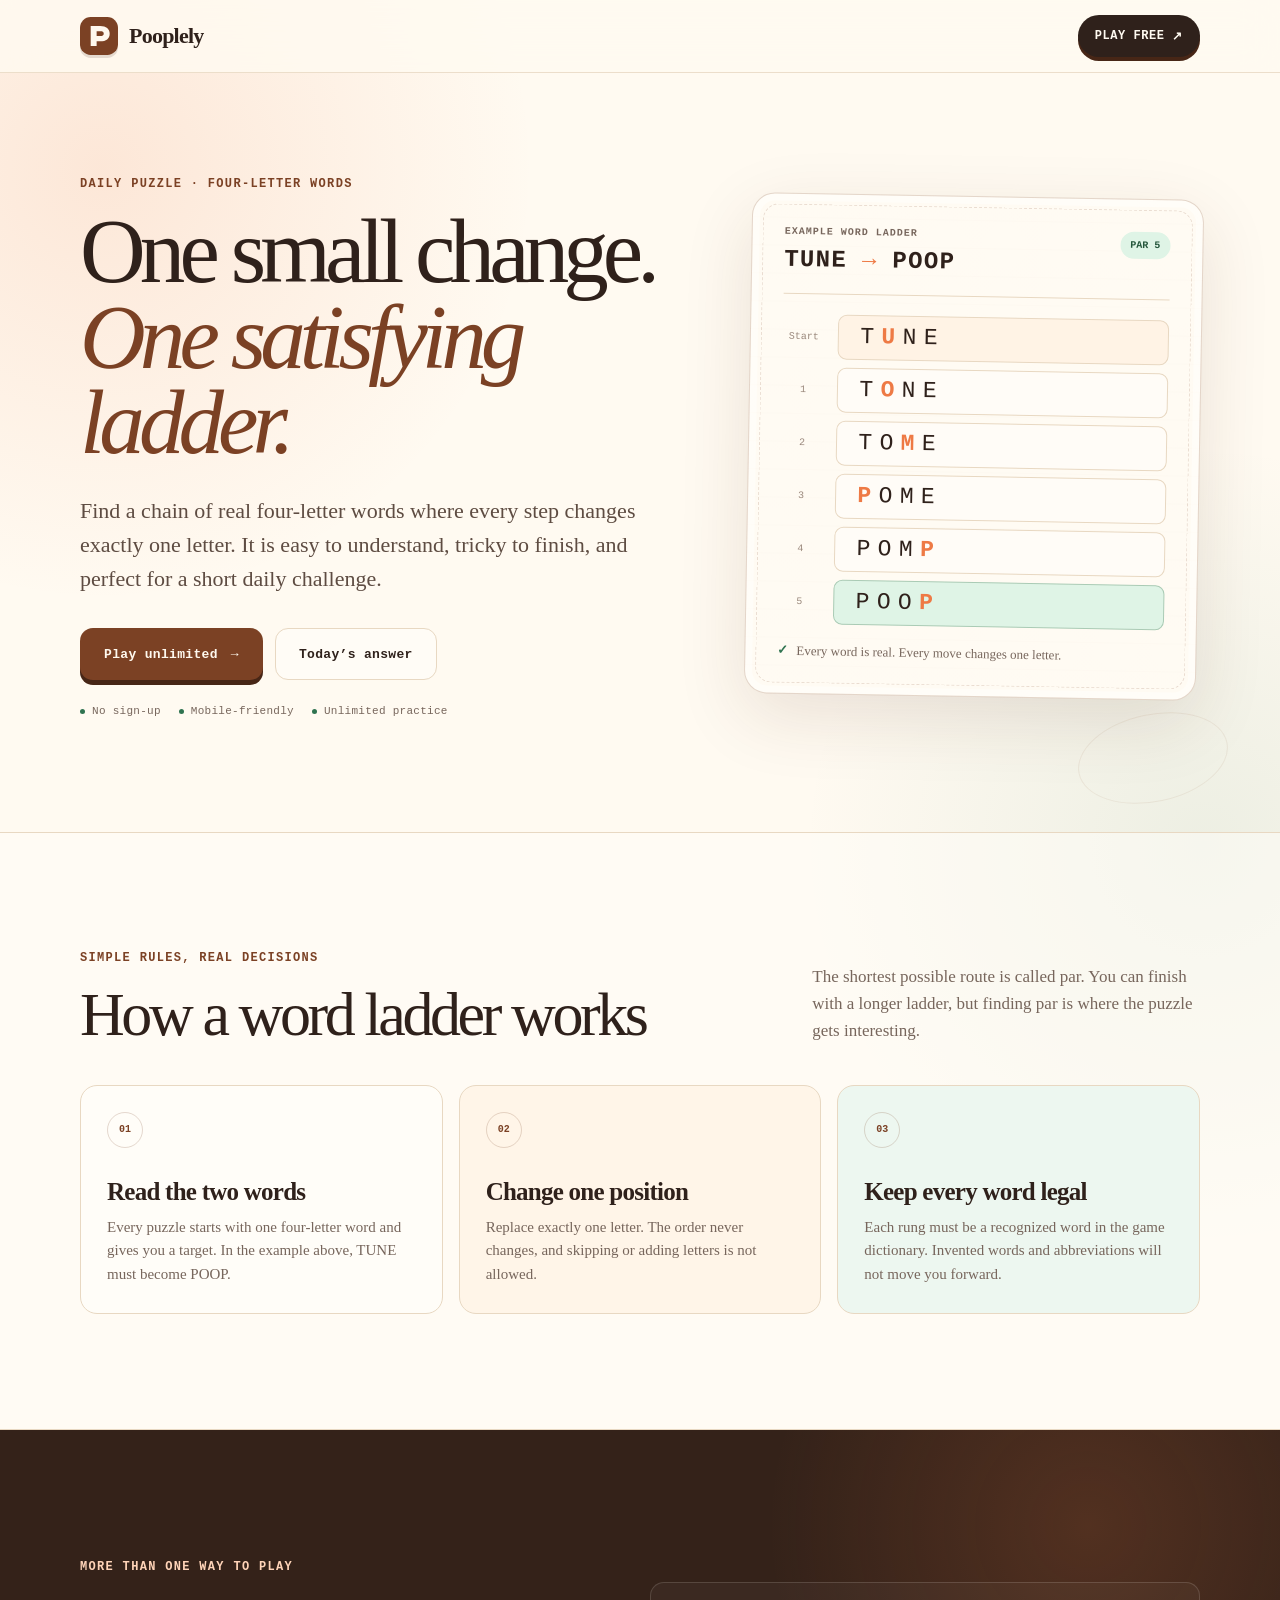
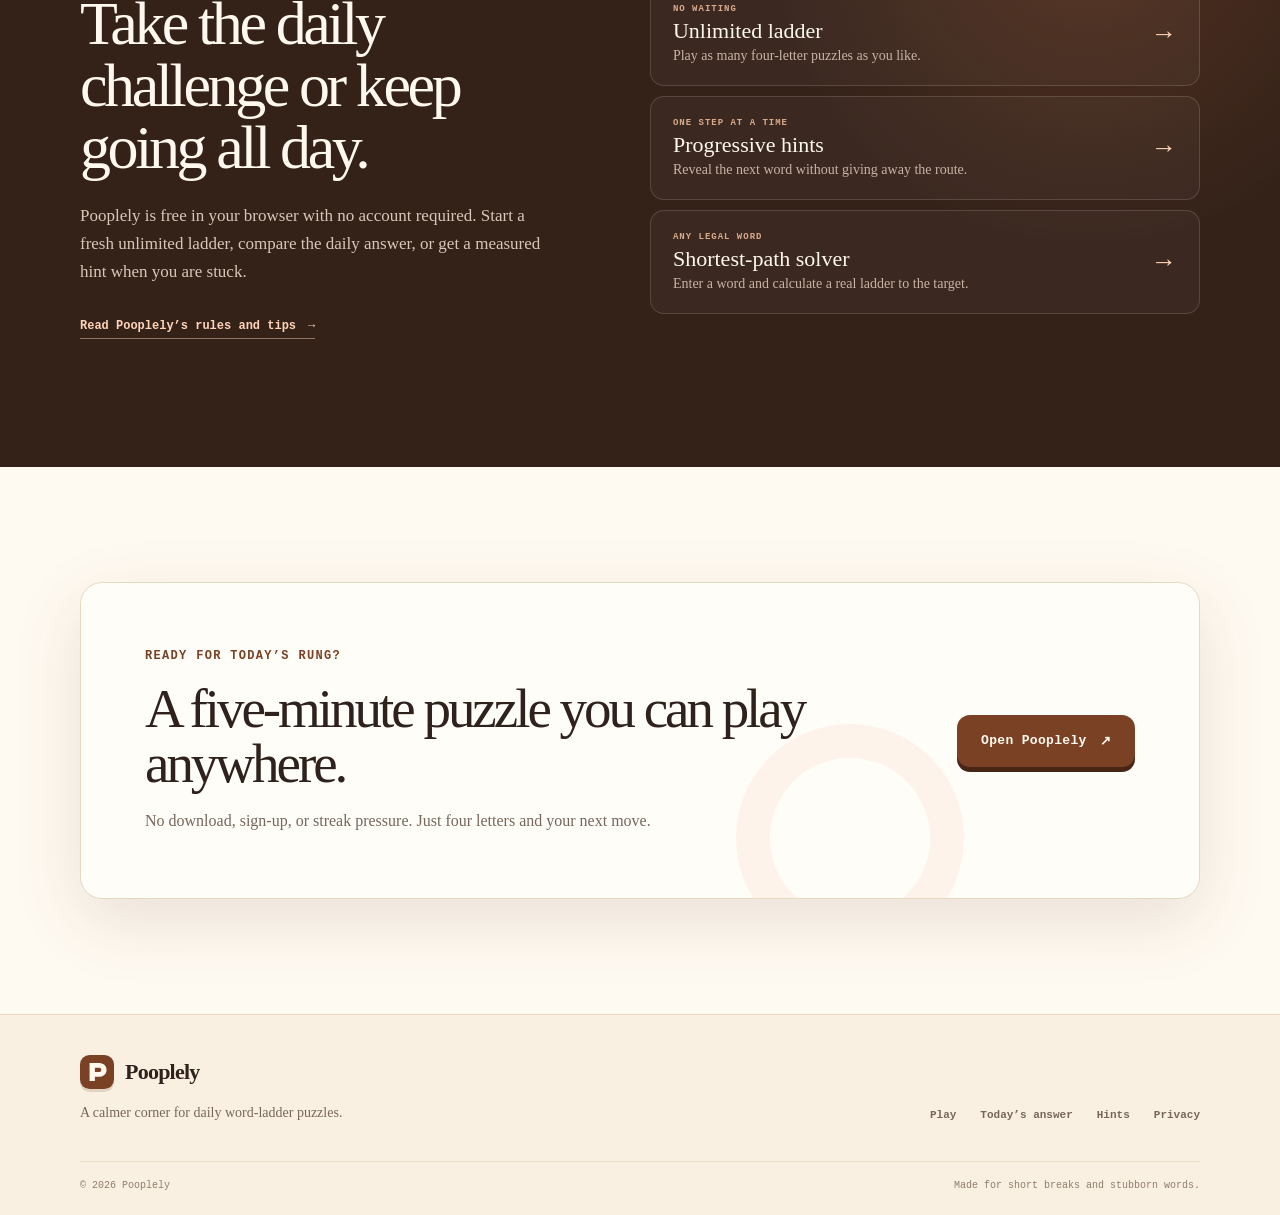
<file: index.html>
<!doctype html>
<html lang="en">
  <head>
    <meta charset="utf-8" />
    <meta name="viewport" content="width=device-width, initial-scale=1" />
    <title>Daily Word Ladder - Play Pooplely Free</title>
    <meta
      name="description"
      content="Play a daily four-letter word ladder online. Change one letter at a time, reach the target word, and try Pooplely unlimited, answer, hint, and solver pages for free."
    />
    <meta
      name="keywords"
      content="daily word ladder, word ladder game, four letter word ladder, pooplely, word ladder puzzle, free word game"
    />
    <meta name="robots" content="index, follow" />
    <meta name="theme-color" content="#fffaf1" />
    <link rel="canonical" href="https://arthury1n.github.io/daily-word-ladder/" />
    <link rel="icon" href="./assets/pooplely-mark.svg" type="image/svg+xml" />
    <link rel="stylesheet" href="./styles.css" />

    <meta property="og:type" content="website" />
    <meta property="og:site_name" content="Pooplely" />
    <meta property="og:title" content="Daily Word Ladder - Play Pooplely Free" />
    <meta
      property="og:description"
      content="Turn one four-letter word into another, one letter at a time. Play an unlimited ladder or take on the daily word puzzle."
    />
    <meta
      property="og:url"
      content="https://arthury1n.github.io/daily-word-ladder/"
    />
    <meta
      property="og:image"
      content="https://arthury1n.github.io/daily-word-ladder/assets/social-card.png"
    />
    <meta property="og:image:width" content="1200" />
    <meta property="og:image:height" content="630" />
    <meta name="twitter:card" content="summary_large_image" />
    <meta name="twitter:title" content="Daily Word Ladder - Play Pooplely Free" />
    <meta
      name="twitter:description"
      content="A four-letter word ladder with a new daily puzzle, unlimited practice, hints, and a real shortest-path solver."
    />
    <meta
      name="twitter:image"
      content="https://arthury1n.github.io/daily-word-ladder/assets/social-card.png"
    />

    <script type="application/ld+json">
      {
        "@context": "https://schema.org",
        "@type": "WebPage",
        "name": "Daily Word Ladder - Play Pooplely Free",
        "url": "https://arthury1n.github.io/daily-word-ladder/",
        "description": "An introduction to Pooplely, a free four-letter word ladder game with daily and unlimited puzzles.",
        "mainEntity": {
          "@type": "VideoGame",
          "name": "Pooplely",
          "url": "https://pooplely.com/",
          "applicationCategory": "PuzzleGame",
          "operatingSystem": "Web browser",
          "inLanguage": "en",
          "offers": {
            "@type": "Offer",
            "price": "0",
            "priceCurrency": "USD"
          }
        }
      }
    </script>
  </head>

  <body>
    <a class="skip-link" href="#main-content">Skip to content</a>

    <header class="site-header">
      <div class="shell header-inner">
        <a class="brand" href="./" aria-label="Pooplely home">
          <img src="./assets/pooplely-mark.svg" alt="" width="38" height="38" />
          <span>Pooplely</span>
        </a>
        <a
          class="header-play"
          href="https://pooplely.com/?utm_source=github-pages&amp;utm_medium=referral&amp;utm_campaign=daily-word-ladder"
        >
          Play free
          <span aria-hidden="true">↗</span>
        </a>
      </div>
    </header>

    <main id="main-content">
      <section class="hero" aria-labelledby="hero-title">
        <div class="shell hero-grid">
          <div class="hero-copy">
            <p class="eyebrow">Daily puzzle · Four-letter words</p>
            <h1 id="hero-title">
              One small change.<br />
              <em>One satisfying ladder.</em>
            </h1>
            <p class="lede">
              Find a chain of real four-letter words where every step changes
              exactly one letter. It is easy to understand, tricky to finish,
              and perfect for a short daily challenge.
            </p>

            <div class="hero-actions">
              <a
                class="button button-primary"
                href="https://pooplely.com/?utm_source=github-pages&amp;utm_medium=referral&amp;utm_campaign=daily-word-ladder"
              >
                Play unlimited
                <span aria-hidden="true">→</span>
              </a>
              <a
                class="button button-secondary"
                href="https://pooplely.com/poople-answer?utm_source=github-pages&amp;utm_medium=referral&amp;utm_campaign=daily-word-ladder"
              >
                Today’s answer
              </a>
            </div>

            <ul class="quick-facts" aria-label="Game highlights">
              <li>No sign-up</li>
              <li>Mobile-friendly</li>
              <li>Unlimited practice</li>
            </ul>
          </div>

          <div class="ladder-card" aria-label="Example six-step word ladder from TUNE to POOP">
            <div class="game-topline">
              <div>
                <p class="game-label">Example word ladder</p>
                <p class="game-goal">
                  <span>TUNE</span>
                  <i aria-hidden="true">→</i>
                  <span>POOP</span>
                </p>
              </div>
              <span class="par-badge">Par 5</span>
            </div>

            <ol class="ladder">
              <li class="start">
                <span class="step-number">Start</span>
                <span class="word">T<strong>U</strong>NE</span>
              </li>
              <li>
                <span class="step-number">1</span>
                <span class="word">T<strong>O</strong>NE</span>
              </li>
              <li>
                <span class="step-number">2</span>
                <span class="word">TO<strong>M</strong>E</span>
              </li>
              <li>
                <span class="step-number">3</span>
                <span class="word"><strong>P</strong>OME</span>
              </li>
              <li>
                <span class="step-number">4</span>
                <span class="word">POM<strong>P</strong></span>
              </li>
              <li class="finish">
                <span class="step-number">5</span>
                <span class="word">POO<strong>P</strong></span>
              </li>
            </ol>

            <p class="game-note">
              <span aria-hidden="true">✓</span>
              Every word is real. Every move changes one letter.
            </p>
          </div>
        </div>
      </section>

      <section class="how-section" aria-labelledby="how-title">
        <div class="shell">
          <div class="section-heading">
            <div>
              <p class="eyebrow">Simple rules, real decisions</p>
              <h2 id="how-title">How a word ladder works</h2>
            </div>
            <p>
              The shortest possible route is called par. You can finish with a
              longer ladder, but finding par is where the puzzle gets
              interesting.
            </p>
          </div>

          <div class="rule-grid">
            <article class="rule-card">
              <span class="rule-number">01</span>
              <h3>Read the two words</h3>
              <p>
                Every puzzle starts with one four-letter word and gives you a
                target. In the example above, TUNE must become POOP.
              </p>
            </article>
            <article class="rule-card">
              <span class="rule-number">02</span>
              <h3>Change one position</h3>
              <p>
                Replace exactly one letter. The order never changes, and
                skipping or adding letters is not allowed.
              </p>
            </article>
            <article class="rule-card">
              <span class="rule-number">03</span>
              <h3>Keep every word legal</h3>
              <p>
                Each rung must be a recognized word in the game dictionary.
                Invented words and abbreviations will not move you forward.
              </p>
            </article>
          </div>
        </div>
      </section>

      <section class="ways-section" aria-labelledby="ways-title">
        <div class="shell ways-grid">
          <div class="ways-copy">
            <p class="eyebrow eyebrow-light">More than one way to play</p>
            <h2 id="ways-title">Take the daily challenge or keep going all day.</h2>
            <p>
              Pooplely is free in your browser with no account required. Start
              a fresh unlimited ladder, compare the daily answer, or get a
              measured hint when you are stuck.
            </p>
            <a
              class="text-link"
              href="https://pooplely.com/poople-game?utm_source=github-pages&amp;utm_medium=referral&amp;utm_campaign=daily-word-ladder"
            >
              Read Pooplely’s rules and tips
              <span aria-hidden="true">→</span>
            </a>
          </div>

          <nav class="way-links" aria-label="Pooplely game modes and tools">
            <a
              href="https://pooplely.com/?utm_source=github-pages&amp;utm_medium=referral&amp;utm_campaign=daily-word-ladder"
            >
              <span class="link-kicker">No waiting</span>
              <strong>Unlimited ladder</strong>
              <span>Play as many four-letter puzzles as you like.</span>
              <i aria-hidden="true">→</i>
            </a>
            <a
              href="https://pooplely.com/poople-hint?utm_source=github-pages&amp;utm_medium=referral&amp;utm_campaign=daily-word-ladder"
            >
              <span class="link-kicker">One step at a time</span>
              <strong>Progressive hints</strong>
              <span>Reveal the next word without giving away the route.</span>
              <i aria-hidden="true">→</i>
            </a>
            <a
              href="https://pooplely.com/poople-solver?utm_source=github-pages&amp;utm_medium=referral&amp;utm_campaign=daily-word-ladder"
            >
              <span class="link-kicker">Any legal word</span>
              <strong>Shortest-path solver</strong>
              <span>Enter a word and calculate a real ladder to the target.</span>
              <i aria-hidden="true">→</i>
            </a>
          </nav>
        </div>
      </section>

      <section class="closing-section" aria-labelledby="closing-title">
        <div class="shell closing-card">
          <div>
            <p class="eyebrow">Ready for today’s rung?</p>
            <h2 id="closing-title">A five-minute puzzle you can play anywhere.</h2>
            <p>
              No download, sign-up, or streak pressure. Just four letters and
              your next move.
            </p>
          </div>
          <a
            class="button button-primary"
            href="https://pooplely.com/?utm_source=github-pages&amp;utm_medium=referral&amp;utm_campaign=daily-word-ladder"
          >
            Open Pooplely
            <span aria-hidden="true">↗</span>
          </a>
        </div>
      </section>
    </main>

    <footer class="site-footer">
      <div class="shell footer-inner">
        <div class="footer-brand">
          <a class="brand brand-footer" href="./">
            <img src="./assets/pooplely-mark.svg" alt="" width="34" height="34" />
            <span>Pooplely</span>
          </a>
          <p>A calmer corner for daily word-ladder puzzles.</p>
        </div>
        <div class="footer-links">
          <a href="https://pooplely.com/">Play</a>
          <a href="https://pooplely.com/poople-answer">Today’s answer</a>
          <a href="https://pooplely.com/poople-hint">Hints</a>
          <a href="https://pooplely.com/privacy">Privacy</a>
        </div>
      </div>
      <div class="shell footer-bottom">
        <span>© <span id="year">2026</span> Pooplely</span>
        <span>Made for short breaks and stubborn words.</span>
      </div>
    </footer>

    <script>
      document.getElementById("year").textContent = new Date().getFullYear();
    </script>
    <script
      defer
      src="https://www.pvuv.ai/f.js"
      data-site="Cijra8cK"
      data-api="https://in.pvuv.ai"
    ></script>
  </body>
</html>
</file>
<file: styles.css>
:root {
  --ink: #2f211b;
  --muted: #77665c;
  --paper: #fffaf1;
  --paper-deep: #f6e9d5;
  --card: #fffdf8;
  --line: #e8d8c2;
  --brown: #7b4124;
  --brown-dark: #472616;
  --orange: #ee7a45;
  --orange-soft: #ffe1c8;
  --green: #2f7350;
  --green-soft: #dff4e6;
  --shadow: 0 22px 70px rgba(79, 45, 24, 0.12);
  --font-serif: "Iowan Old Style", "Palatino Linotype", "Book Antiqua",
    Georgia, serif;
  --font-mono: "American Typewriter", "Courier Prime", "Courier New",
    Courier, monospace;
  --gutter: clamp(20px, 4vw, 34px);
}

* {
  box-sizing: border-box;
}

html {
  scroll-behavior: smooth;
}

body {
  min-width: 320px;
  margin: 0;
  overflow-x: hidden;
  background:
    radial-gradient(circle at 8% 6%, rgba(238, 122, 69, 0.15), transparent 27rem),
    radial-gradient(circle at 94% 30%, rgba(78, 139, 103, 0.1), transparent 25rem),
    var(--paper);
  color: var(--ink);
  font-family: var(--font-serif);
  -webkit-font-smoothing: antialiased;
}

::selection {
  background: var(--orange-soft);
}

a {
  color: inherit;
  text-decoration: none;
}

img {
  display: block;
  max-width: 100%;
}

.shell {
  width: min(1120px, calc(100% - (2 * var(--gutter))));
  margin-inline: auto;
}

.skip-link {
  position: fixed;
  top: 12px;
  left: 12px;
  z-index: 100;
  padding: 10px 14px;
  border-radius: 8px;
  background: var(--ink);
  color: var(--paper);
  font-family: var(--font-mono);
  font-size: 13px;
  transform: translateY(-160%);
}

.skip-link:focus {
  transform: translateY(0);
}

.site-header {
  position: relative;
  z-index: 10;
  border-bottom: 1px solid rgba(232, 216, 194, 0.8);
  background: rgba(255, 250, 241, 0.82);
  backdrop-filter: blur(18px);
}

.header-inner {
  display: flex;
  align-items: center;
  justify-content: space-between;
  min-height: 72px;
}

.brand {
  display: inline-flex;
  align-items: center;
  gap: 11px;
  font-size: 22px;
  font-weight: 700;
  letter-spacing: -0.035em;
}

.brand img {
  width: 38px;
  height: 38px;
  filter: drop-shadow(0 3px 0 rgba(71, 38, 22, 0.14));
}

.header-play {
  display: inline-flex;
  align-items: center;
  gap: 8px;
  min-height: 42px;
  padding: 0 17px;
  border-radius: 999px;
  background: var(--ink);
  color: var(--paper);
  font-family: var(--font-mono);
  font-size: 12px;
  font-weight: 700;
  letter-spacing: 0.045em;
  text-transform: uppercase;
  box-shadow: 0 4px 0 var(--brown-dark);
  transition: transform 160ms ease, box-shadow 160ms ease;
}

.header-play:hover {
  transform: translateY(-2px);
  box-shadow: 0 6px 0 var(--brown-dark);
}

.hero {
  position: relative;
  padding-block: clamp(56px, 8vw, 105px) clamp(68px, 9vw, 118px);
}

.hero::after {
  position: absolute;
  right: 4%;
  bottom: 4%;
  width: 150px;
  height: 86px;
  border: 1px solid rgba(123, 65, 36, 0.08);
  border-radius: 50%;
  content: "";
  transform: rotate(-12deg);
  pointer-events: none;
}

.hero-grid {
  display: grid;
  grid-template-columns: minmax(0, 1.05fr) minmax(360px, 0.82fr);
  gap: clamp(45px, 7vw, 96px);
  align-items: center;
}

.hero-copy {
  position: relative;
  z-index: 1;
}

.eyebrow {
  margin: 0 0 16px;
  color: var(--brown);
  font-family: var(--font-mono);
  font-size: 12px;
  font-weight: 700;
  letter-spacing: 0.11em;
  line-height: 1.5;
  text-transform: uppercase;
}

.eyebrow-light {
  color: #ffd4b8;
}

.hero h1 {
  max-width: 720px;
  margin: 0;
  font-size: clamp(48px, 7.2vw, 91px);
  font-weight: 500;
  letter-spacing: -0.065em;
  line-height: 0.94;
}

.hero h1 em {
  color: var(--brown);
  font-weight: 500;
}

.lede {
  max-width: 610px;
  margin: 28px 0 0;
  color: #5e4c42;
  font-size: clamp(18px, 2vw, 22px);
  line-height: 1.55;
}

.hero-actions {
  display: flex;
  flex-wrap: wrap;
  gap: 12px;
  margin-top: 32px;
}

.button {
  display: inline-flex;
  min-height: 52px;
  align-items: center;
  justify-content: center;
  gap: 13px;
  padding: 0 23px;
  border: 1px solid transparent;
  border-radius: 13px;
  font-family: var(--font-mono);
  font-size: 13px;
  font-weight: 700;
  letter-spacing: 0.025em;
  transition: transform 160ms ease, background 160ms ease,
    border-color 160ms ease;
}

.button:hover {
  transform: translateY(-2px);
}

.button-primary {
  background: var(--brown);
  color: #fff9ef;
  box-shadow: 0 5px 0 var(--brown-dark);
}

.button-primary:hover {
  background: #69361f;
}

.button-secondary {
  border-color: var(--line);
  background: rgba(255, 253, 248, 0.78);
  color: var(--ink);
}

.button-secondary:hover {
  border-color: #cbb59b;
  background: var(--card);
}

.quick-facts {
  display: flex;
  flex-wrap: wrap;
  gap: 10px 18px;
  margin: 25px 0 0;
  padding: 0;
  color: var(--muted);
  font-family: var(--font-mono);
  font-size: 11px;
  letter-spacing: 0.025em;
  list-style: none;
}

.quick-facts li {
  display: flex;
  align-items: center;
  gap: 7px;
}

.quick-facts li::before {
  width: 5px;
  height: 5px;
  border-radius: 50%;
  background: var(--green);
  content: "";
}

.ladder-card {
  position: relative;
  z-index: 1;
  min-width: 0;
  padding: clamp(22px, 3vw, 32px);
  border: 1px solid rgba(123, 65, 36, 0.2);
  border-radius: 23px;
  background:
    linear-gradient(rgba(255, 250, 241, 0.72), rgba(255, 250, 241, 0.72)),
    repeating-linear-gradient(
      0deg,
      transparent,
      transparent 27px,
      rgba(123, 65, 36, 0.04) 27px,
      rgba(123, 65, 36, 0.04) 28px
    ),
    var(--card);
  box-shadow:
    var(--shadow),
    inset 0 0 0 7px rgba(255, 255, 255, 0.36);
  transform: rotate(1deg);
}

.ladder-card::before {
  position: absolute;
  inset: 10px;
  border: 1px dashed rgba(123, 65, 36, 0.16);
  border-radius: 16px;
  content: "";
  pointer-events: none;
}

.game-topline {
  position: relative;
  display: flex;
  align-items: flex-start;
  justify-content: space-between;
  gap: 18px;
  padding-bottom: 20px;
  border-bottom: 1px solid var(--line);
}

.game-label {
  margin: 0 0 9px;
  color: var(--muted);
  font-family: var(--font-mono);
  font-size: 10px;
  font-weight: 700;
  letter-spacing: 0.1em;
  text-transform: uppercase;
}

.game-goal {
  display: flex;
  align-items: center;
  gap: 10px;
  margin: 0;
  font-family: var(--font-mono);
  font-size: clamp(19px, 2.2vw, 24px);
  font-weight: 700;
  letter-spacing: 0.055em;
}

.game-goal i {
  color: var(--orange);
  font-family: var(--font-serif);
  font-style: normal;
  font-weight: 400;
}

.par-badge {
  flex: 0 0 auto;
  padding: 8px 10px;
  border-radius: 999px;
  background: var(--green-soft);
  color: #24563b;
  font-family: var(--font-mono);
  font-size: 10px;
  font-weight: 700;
  text-transform: uppercase;
}

.ladder {
  position: relative;
  display: grid;
  gap: 8px;
  margin: 20px 0 18px;
  padding: 0;
  list-style: none;
}

.ladder li {
  display: grid;
  grid-template-columns: 42px minmax(0, 1fr);
  gap: 13px;
  align-items: center;
  min-height: 45px;
}

.step-number {
  color: #9a887c;
  font-family: var(--font-mono);
  font-size: 10px;
  text-align: center;
}

.word {
  display: block;
  width: 100%;
  padding: 10px 14px;
  border: 1px solid var(--line);
  border-radius: 9px;
  background: rgba(255, 253, 248, 0.85);
  font-family: var(--font-mono);
  font-size: clamp(18px, 2.3vw, 23px);
  font-weight: 500;
  letter-spacing: 0.32em;
  line-height: 1;
  text-indent: 0.32em;
}

.word strong {
  color: var(--orange);
  font-weight: 800;
}

.ladder .start .word {
  background: #fff3e5;
}

.ladder .finish .word {
  border-color: #aacbb5;
  background: var(--green-soft);
}

.game-note {
  position: relative;
  display: flex;
  gap: 8px;
  align-items: flex-start;
  margin: 0;
  color: var(--muted);
  font-size: 13px;
  line-height: 1.45;
}

.game-note span {
  color: var(--green);
  font-family: var(--font-mono);
  font-weight: 700;
}

.how-section {
  padding-block: clamp(70px, 9vw, 116px);
  border-top: 1px solid var(--line);
  border-bottom: 1px solid var(--line);
  background: rgba(255, 253, 248, 0.54);
}

.section-heading {
  display: grid;
  grid-template-columns: minmax(0, 1fr) minmax(280px, 0.56fr);
  gap: 40px;
  align-items: end;
  margin-bottom: 40px;
}

.section-heading h2,
.ways-copy h2,
.closing-card h2 {
  margin: 0;
  font-size: clamp(38px, 5vw, 62px);
  font-weight: 500;
  letter-spacing: -0.055em;
  line-height: 1;
}

.section-heading > p {
  margin: 0;
  color: var(--muted);
  font-size: 17px;
  line-height: 1.6;
}

.rule-grid {
  display: grid;
  grid-template-columns: repeat(3, minmax(0, 1fr));
  gap: 16px;
}

.rule-card {
  min-height: 218px;
  padding: 26px;
  border: 1px solid var(--line);
  border-radius: 17px;
  background: var(--card);
}

.rule-card:nth-child(2) {
  background: #fff5e8;
}

.rule-card:nth-child(3) {
  background: #edf7f0;
}

.rule-number {
  display: inline-grid;
  width: 36px;
  height: 36px;
  place-items: center;
  border: 1px solid rgba(123, 65, 36, 0.2);
  border-radius: 50%;
  color: var(--brown);
  font-family: var(--font-mono);
  font-size: 10px;
  font-weight: 700;
}

.rule-card h3 {
  margin: 30px 0 10px;
  font-size: 25px;
  font-weight: 600;
  letter-spacing: -0.03em;
}

.rule-card p {
  margin: 0;
  color: var(--muted);
  font-size: 15px;
  line-height: 1.58;
}

.ways-section {
  padding-block: clamp(78px, 10vw, 132px);
  background:
    radial-gradient(circle at 85% 15%, rgba(238, 122, 69, 0.16), transparent 20rem),
    #342219;
  color: #fff8ee;
}

.ways-grid {
  display: grid;
  grid-template-columns: minmax(0, 0.85fr) minmax(380px, 1fr);
  gap: clamp(50px, 8vw, 110px);
  align-items: center;
}

.ways-copy h2 {
  max-width: 600px;
}

.ways-copy > p:not(.eyebrow) {
  max-width: 550px;
  margin: 24px 0 0;
  color: #d8c7b9;
  font-size: 17px;
  line-height: 1.65;
}

.text-link {
  display: inline-flex;
  align-items: center;
  gap: 12px;
  margin-top: 28px;
  border-bottom: 1px solid rgba(255, 212, 184, 0.45);
  color: #ffd4b8;
  font-family: var(--font-mono);
  font-size: 12px;
  font-weight: 700;
  line-height: 2;
}

.way-links {
  display: grid;
  gap: 10px;
}

.way-links a {
  position: relative;
  display: grid;
  grid-template-columns: 1fr auto;
  gap: 4px 24px;
  padding: 21px 22px;
  border: 1px solid rgba(255, 248, 238, 0.14);
  border-radius: 14px;
  background: rgba(255, 255, 255, 0.035);
  transition: background 160ms ease, border-color 160ms ease,
    transform 160ms ease;
}

.way-links a:hover {
  border-color: rgba(255, 212, 184, 0.38);
  background: rgba(255, 255, 255, 0.07);
  transform: translateX(4px);
}

.link-kicker {
  color: #d8aa8c;
  font-family: var(--font-mono);
  font-size: 9px;
  font-weight: 700;
  letter-spacing: 0.11em;
  text-transform: uppercase;
}

.way-links strong {
  grid-column: 1;
  font-size: 22px;
  font-weight: 500;
}

.way-links a > span:last-of-type {
  grid-column: 1;
  color: #c7b4a5;
  font-size: 14px;
}

.way-links i {
  grid-column: 2;
  grid-row: 1 / 4;
  align-self: center;
  color: #ffd4b8;
  font-family: var(--font-serif);
  font-size: 26px;
  font-style: normal;
}

.closing-section {
  padding-block: clamp(66px, 9vw, 116px);
}

.closing-card {
  position: relative;
  display: flex;
  align-items: center;
  justify-content: space-between;
  gap: 40px;
  overflow: hidden;
  padding: clamp(34px, 5vw, 64px);
  border: 1px solid var(--line);
  border-radius: 22px;
  background: var(--card);
  box-shadow: var(--shadow);
}

.closing-card::after {
  position: absolute;
  right: 21%;
  bottom: -54px;
  width: 160px;
  height: 160px;
  border: 34px solid rgba(238, 122, 69, 0.08);
  border-radius: 50%;
  content: "";
  pointer-events: none;
}

.closing-card h2 {
  max-width: 680px;
  font-size: clamp(35px, 4.6vw, 55px);
}

.closing-card p:not(.eyebrow) {
  max-width: 600px;
  margin: 17px 0 0;
  color: var(--muted);
  font-size: 16px;
  line-height: 1.6;
}

.closing-card .button {
  position: relative;
  z-index: 1;
  flex: 0 0 auto;
}

.site-footer {
  border-top: 1px solid var(--line);
  background: rgba(246, 233, 213, 0.55);
}

.footer-inner {
  display: flex;
  align-items: flex-end;
  justify-content: space-between;
  gap: 40px;
  padding-block: 40px;
}

.brand-footer img {
  width: 34px;
  height: 34px;
}

.footer-brand p {
  margin: 12px 0 0;
  color: var(--muted);
  font-size: 14px;
}

.footer-links {
  display: flex;
  flex-wrap: wrap;
  gap: 12px 24px;
  justify-content: flex-end;
  color: var(--muted);
  font-family: var(--font-mono);
  font-size: 11px;
  font-weight: 700;
}

.footer-links a:hover {
  color: var(--brown);
}

.footer-bottom {
  display: flex;
  justify-content: space-between;
  gap: 20px;
  padding-block: 18px 24px;
  border-top: 1px solid rgba(232, 216, 194, 0.8);
  color: #8f7c6f;
  font-family: var(--font-mono);
  font-size: 10px;
}

@media (max-width: 900px) {
  .hero-grid,
  .ways-grid {
    grid-template-columns: 1fr;
  }

  .hero-copy {
    max-width: 720px;
  }

  .ladder-card {
    width: min(100%, 560px);
    margin-inline: auto;
    transform: none;
  }

  .section-heading {
    grid-template-columns: 1fr;
    gap: 22px;
  }

  .section-heading > p {
    max-width: 650px;
  }

  .rule-grid {
    grid-template-columns: 1fr;
  }

  .rule-card {
    min-height: 0;
  }

  .ways-copy {
    max-width: 700px;
  }
}

@media (max-width: 620px) {
  :root {
    --gutter: 20px;
  }

  .header-inner {
    min-height: 64px;
  }

  .brand {
    gap: 8px;
    font-size: 20px;
  }

  .brand img {
    width: 34px;
    height: 34px;
  }

  .header-play {
    min-height: 39px;
    padding-inline: 14px;
    font-size: 10px;
  }

  .hero {
    padding-block: 46px 70px;
  }

  .hero::after {
    display: none;
  }

  .hero-grid {
    gap: 44px;
  }

  .hero h1 {
    font-size: clamp(43px, 14vw, 61px);
    line-height: 0.97;
  }

  .lede {
    margin-top: 22px;
    font-size: 17px;
  }

  .hero-actions {
    display: grid;
    grid-template-columns: 1fr;
    margin-top: 27px;
  }

  .button {
    width: 100%;
    min-height: 50px;
    justify-content: space-between;
    padding-inline: 18px;
  }

  .quick-facts {
    gap: 9px 14px;
    font-size: 10px;
  }

  .ladder-card {
    padding: 21px 18px;
    border-radius: 18px;
  }

  .ladder-card::before {
    inset: 7px;
    border-radius: 13px;
  }

  .game-topline {
    gap: 10px;
    padding-bottom: 17px;
  }

  .par-badge {
    padding: 7px 9px;
    font-size: 9px;
  }

  .ladder {
    margin-top: 16px;
  }

  .ladder li {
    grid-template-columns: 33px minmax(0, 1fr);
    gap: 8px;
    min-height: 41px;
  }

  .word {
    padding: 9px 12px;
    font-size: 18px;
  }

  .how-section,
  .ways-section {
    padding-block: 70px;
  }

  .section-heading {
    margin-bottom: 27px;
  }

  .section-heading h2,
  .ways-copy h2 {
    font-size: clamp(36px, 11vw, 49px);
  }

  .rule-card {
    padding: 22px;
  }

  .rule-card h3 {
    margin-top: 24px;
  }

  .ways-grid {
    gap: 37px;
  }

  .way-links a {
    padding: 19px 17px;
  }

  .way-links strong {
    font-size: 20px;
  }

  .closing-card {
    display: block;
    padding: 30px 22px;
  }

  .closing-card .button {
    margin-top: 25px;
  }

  .footer-inner {
    display: block;
    padding-block: 32px;
  }

  .footer-links {
    justify-content: flex-start;
    margin-top: 25px;
  }

  .footer-bottom {
    display: grid;
    gap: 7px;
  }
}

@media (prefers-reduced-motion: reduce) {
  html {
    scroll-behavior: auto;
  }

  *,
  *::before,
  *::after {
    scroll-behavior: auto !important;
    transition-duration: 0.01ms !important;
  }
}
</file>
